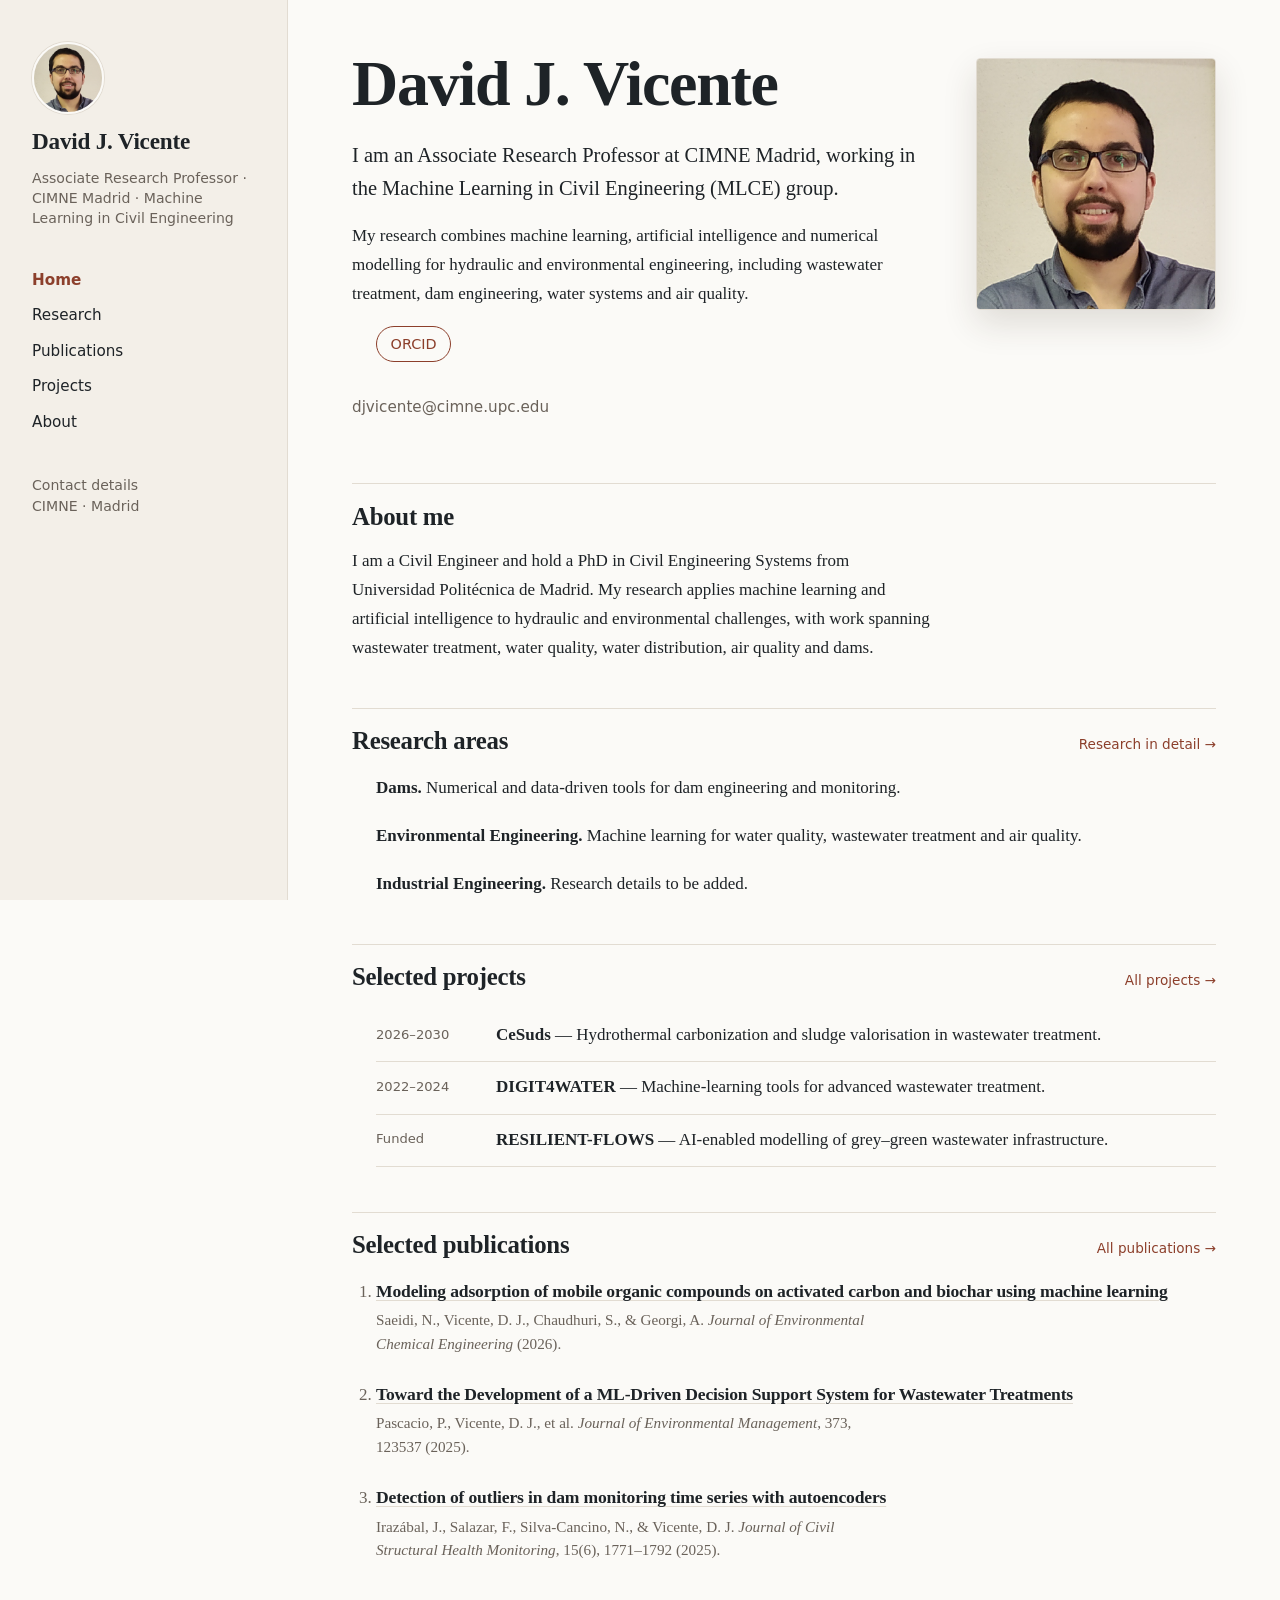
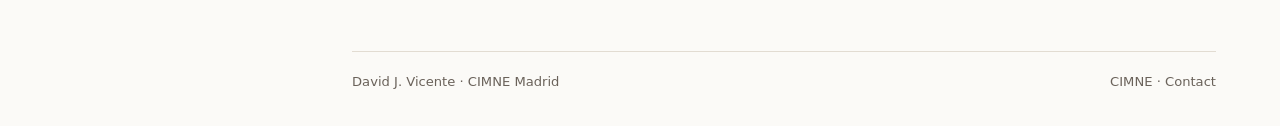
<file: index.html>
<!DOCTYPE html>
<html lang="en">
  <head>
    <meta charset="UTF-8">
    <meta name="viewport" content="width=device-width, initial-scale=1">
    <meta name="description" content="David J. Vicente, Associate Research Professor at CIMNE Madrid. Research in machine learning, hydraulic engineering and environmental applications.">
    <meta name="theme-color" content="#fbfaf7" media="(prefers-color-scheme: light)">
    <meta name="theme-color" content="#171a1c" media="(prefers-color-scheme: dark)">
    <title>David J. Vicente</title>
    <link rel="icon" href="assets/favicon.svg" type="image/svg+xml">
    <link rel="stylesheet" href="styles.css">
  </head>
  <body>
    <a class="skip-link" href="#main-content">Skip to content</a>
    <div class="shell">
      <header class="site-header">
        <a class="identity" href="index.html" aria-label="David J. Vicente — home">
          <img class="avatar" src="assets/images/david-j-vicente.png" alt="" width="125" height="125">
          <span class="name">David J. Vicente</span>
        </a>
        <p class="role">Associate Research Professor · CIMNE Madrid · Machine Learning in Civil Engineering</p>
        <nav aria-label="Main navigation">
          <ul class="nav">
            <li><a href="index.html" aria-current="page">Home</a></li>
            <li><a href="research.html">Research</a></li>
            <li><a href="publications.html">Publications</a></li>
            <li><a href="projects.html">Projects</a></li>
            <li><a href="about.html">About</a></li>
          </ul>
        </nav>
        <p class="contact">
          <a href="about.html#contact">Contact details</a>
          <span>CIMNE · Madrid</span>
        </p>
      </header>

      <div class="page">
        <main id="main-content" class="content" tabindex="-1">
          <section class="hero">
            <div>
              <h1 class="hero-name">David J. Vicente</h1>
              <p class="lede">I am an Associate Research Professor at CIMNE Madrid, working in the Machine Learning in Civil Engineering (MLCE) group.</p>
              <p>My research combines machine learning, artificial intelligence and numerical modelling for hydraulic and environmental engineering, including wastewater treatment, dam engineering, water systems and air quality.</p>
              <ul class="profiles" aria-label="Academic profiles">
                <li><a href="https://orcid.org/0000-0003-4469-4326" target="_blank" rel="noopener noreferrer">ORCID</a></li>
              </ul>
              <p class="email"><a href="mailto:djvicente@cimne.upc.edu">djvicente@cimne.upc.edu</a></p>
            </div>
            <figure class="home-photo">
              <img class="profile-portrait" src="assets/images/david-j-vicente.png" alt="David J. Vicente" width="768" height="768">
            </figure>
          </section>

          <section>
            <h2>About me</h2>
            <p>I am a Civil Engineer and hold a PhD in Civil Engineering Systems from Universidad Politécnica de Madrid. My research applies machine learning and artificial intelligence to hydraulic and environmental challenges, with work spanning wastewater treatment, water quality, water distribution, air quality and dams.</p>
          </section>

          <section>
            <div class="section-head">
              <h2>Research areas</h2>
              <a href="research.html">Research in detail →</a>
            </div>
            <ul class="plain-list">
              <li><strong>Dams.</strong> Numerical and data-driven tools for dam engineering and monitoring.</li>
              <li><strong>Environmental Engineering.</strong> Machine learning for water quality, wastewater treatment and air quality.</li>
              <li><strong>Industrial Engineering.</strong> Research details to be added.</li>
            </ul>
          </section>

          <section>
            <div class="section-head">
              <h2>Selected projects</h2>
              <a href="projects.html">All projects →</a>
            </div>
            <ul class="link-list">
              <li><span class="when">2026–2030</span><div><a href="projects.html#cesuds">CeSuds</a> — Hydrothermal carbonization and sludge valorisation in wastewater treatment.</div></li>
              <li><span class="when">2022–2024</span><div><a href="projects.html#digit4water">DIGIT4WATER</a> — Machine-learning tools for advanced wastewater treatment.</div></li>
              <li><span class="when">Funded</span><div><a href="projects.html#resilient-flows">RESILIENT-FLOWS</a> — AI-enabled modelling of grey–green wastewater infrastructure.</div></li>
            </ul>
          </section>

          <section>
            <div class="section-head">
              <h2>Selected publications</h2>
              <a href="publications.html">All publications →</a>
            </div>
            <ol class="publications-list">
              <li>
                <h3><a href="https://doi.org/10.1016/j.jece.2026.123911">Modeling adsorption of mobile organic compounds on activated carbon and biochar using machine learning</a></h3>
                <p>Saeidi, N., Vicente, D. J., Chaudhuri, S., &amp; Georgi, A. <cite>Journal of Environmental Chemical Engineering</cite> (2026).</p>
              </li>
              <li>
                <h3><a href="https://doi.org/10.1016/j.jenvman.2024.123537">Toward the Development of a ML-Driven Decision Support System for Wastewater Treatments</a></h3>
                <p>Pascacio, P., Vicente, D. J., et al. <cite>Journal of Environmental Management</cite>, 373, 123537 (2025).</p>
              </li>
              <li>
                <h3><a href="https://doi.org/10.1007/s13349-025-00910-4">Detection of outliers in dam monitoring time series with autoencoders</a></h3>
                <p>Irazábal, J., Salazar, F., Silva-Cancino, N., &amp; Vicente, D. J. <cite>Journal of Civil Structural Health Monitoring</cite>, 15(6), 1771–1792 (2025).</p>
              </li>
            </ol>
          </section>
        </main>

        <footer class="site-footer">
          <p>David J. Vicente · CIMNE Madrid</p>
          <p><a href="https://cimne.com/" target="_blank" rel="noopener noreferrer">CIMNE</a> · <a href="about.html#contact">Contact</a></p>
        </footer>
      </div>
    </div>
  </body>
</html>
</file>
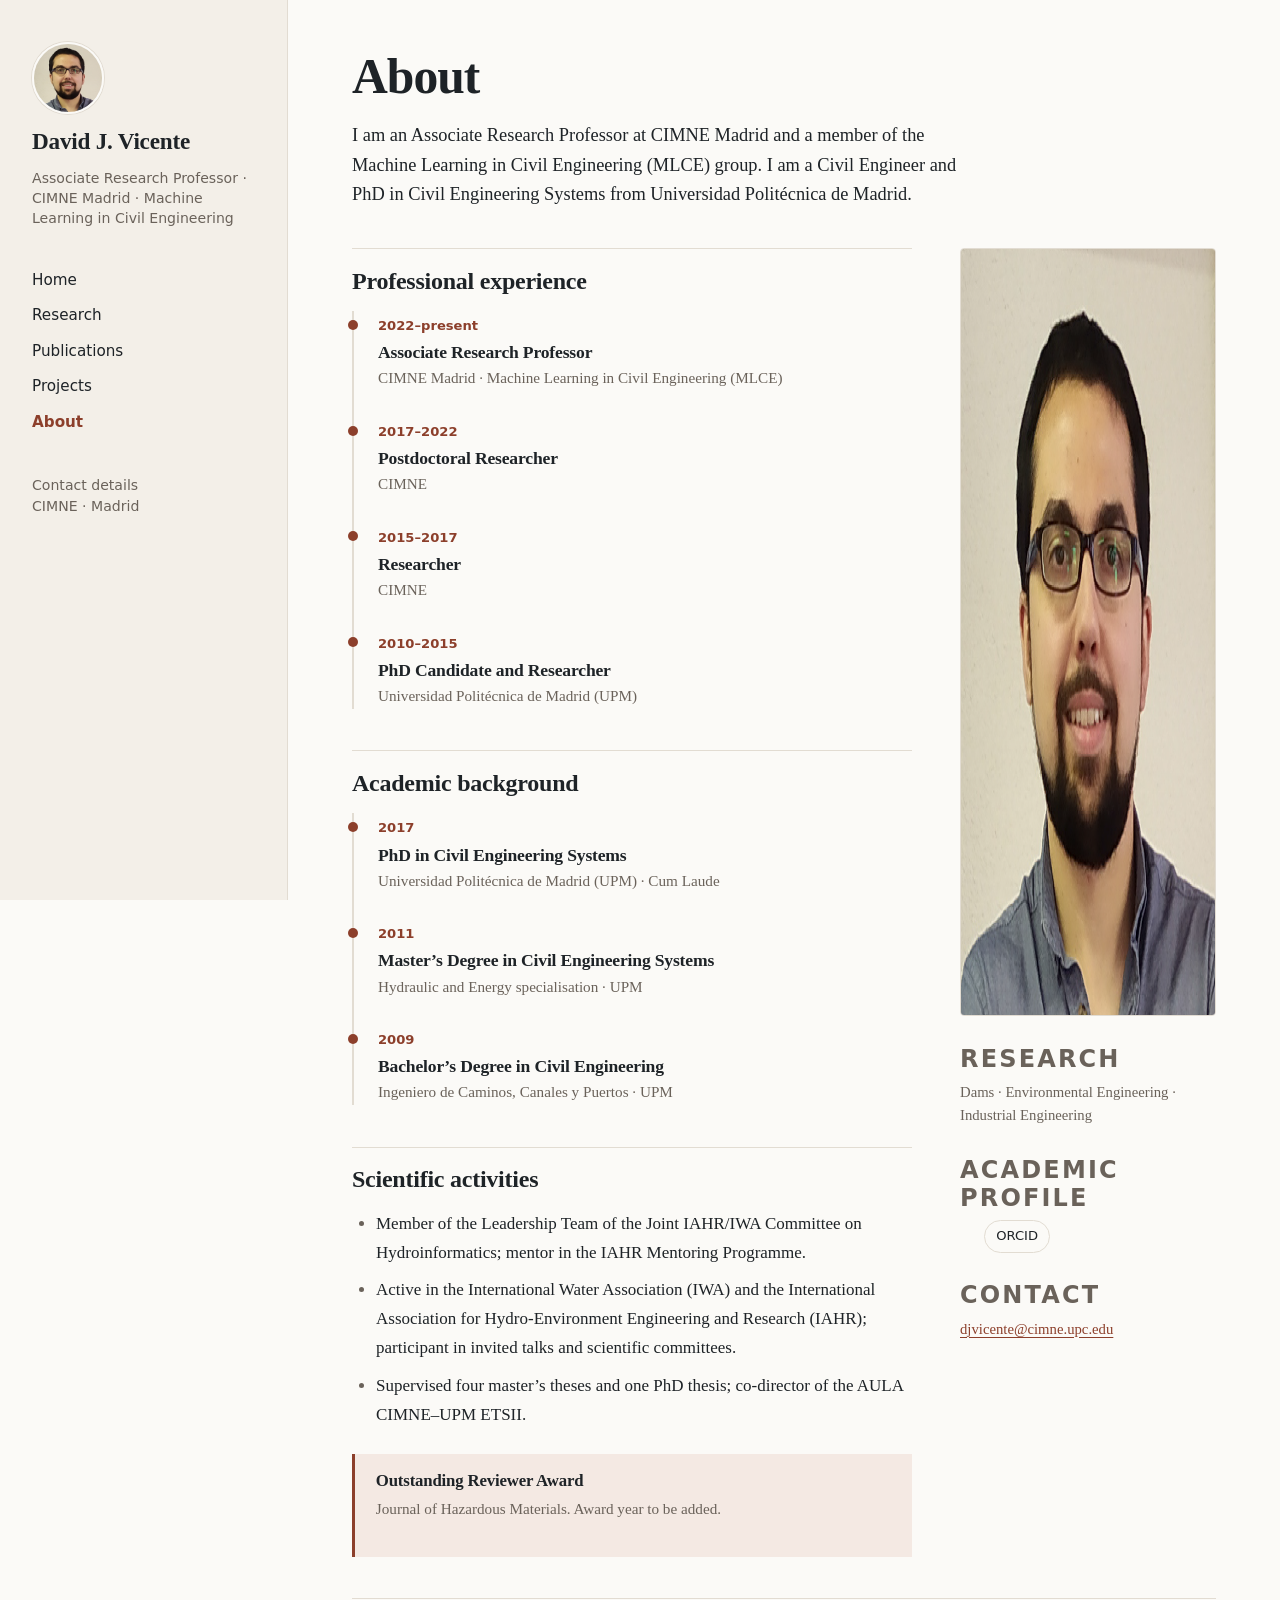
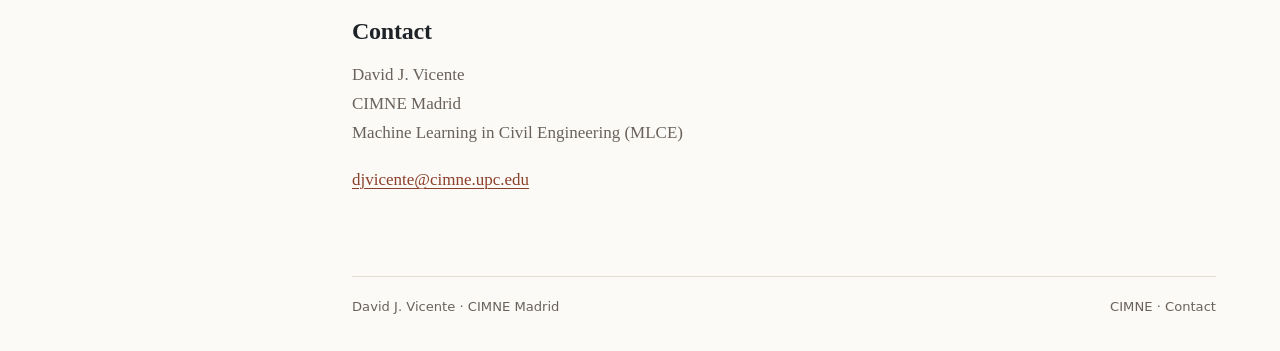
<file: about.html>
<!DOCTYPE html>
<html lang="en">
  <head>
    <meta charset="UTF-8">
    <meta name="viewport" content="width=device-width, initial-scale=1">
    <meta name="description" content="Academic background, professional experience and contact information for David J. Vicente.">
    <meta name="theme-color" content="#fbfaf7" media="(prefers-color-scheme: light)">
    <meta name="theme-color" content="#171a1c" media="(prefers-color-scheme: dark)">
    <title>About | David J. Vicente</title>
    <link rel="icon" href="assets/favicon.svg" type="image/svg+xml">
    <link rel="stylesheet" href="styles.css">
  </head>
  <body>
    <a class="skip-link" href="#main-content">Skip to content</a>
    <div class="shell">
      <header class="site-header">
        <a class="identity" href="index.html" aria-label="David J. Vicente — home">
          <img class="avatar" src="assets/images/david-j-vicente.png" alt="" width="125" height="125">
          <span class="name">David J. Vicente</span>
        </a>
        <p class="role">Associate Research Professor · CIMNE Madrid · Machine Learning in Civil Engineering</p>
        <nav aria-label="Main navigation">
          <ul class="nav">
            <li><a href="index.html">Home</a></li>
            <li><a href="research.html">Research</a></li>
            <li><a href="publications.html">Publications</a></li>
            <li><a href="projects.html">Projects</a></li>
            <li><a href="about.html" aria-current="page">About</a></li>
          </ul>
        </nav>
        <p class="contact"><a href="#contact">Contact details</a><span>CIMNE · Madrid</span></p>
      </header>

      <div class="page">
        <main id="main-content" class="content" tabindex="-1">
          <header class="page-intro">
            <h1 class="page-title">About</h1>
            <p class="intro">I am an Associate Research Professor at CIMNE Madrid and a member of the Machine Learning in Civil Engineering (MLCE) group. I am a Civil Engineer and PhD in Civil Engineering Systems from Universidad Politécnica de Madrid.</p>
          </header>

          <div class="about-layout">
            <div class="about-main">
              <section>
                <h2>Professional experience</h2>
                <ol class="timeline">
                  <li>
                    <span class="when">2022–present</span>
                    <h3>Associate Research Professor</h3>
                    <p>CIMNE Madrid · Machine Learning in Civil Engineering (MLCE)</p>
                  </li>
                  <li>
                    <span class="when">2017–2022</span>
                    <h3>Postdoctoral Researcher</h3>
                    <p>CIMNE</p>
                  </li>
                  <li>
                    <span class="when">2015–2017</span>
                    <h3>Researcher</h3>
                    <p>CIMNE</p>
                  </li>
                  <li>
                    <span class="when">2010–2015</span>
                    <h3>PhD Candidate and Researcher</h3>
                    <p>Universidad Politécnica de Madrid (UPM)</p>
                  </li>
                </ol>
              </section>

              <section>
                <h2>Academic background</h2>
                <ol class="timeline">
                  <li>
                    <span class="when">2017</span>
                    <h3>PhD in Civil Engineering Systems</h3>
                    <p>Universidad Politécnica de Madrid (UPM) · Cum Laude</p>
                  </li>
                  <li>
                    <span class="when">2011</span>
                    <h3>Master’s Degree in Civil Engineering Systems</h3>
                    <p>Hydraulic and Energy specialisation · UPM</p>
                  </li>
                  <li>
                    <span class="when">2009</span>
                    <h3>Bachelor’s Degree in Civil Engineering</h3>
                    <p>Ingeniero de Caminos, Canales y Puertos · UPM</p>
                  </li>
                </ol>
              </section>

              <section>
                <h2>Scientific activities</h2>
                <ul>
                  <li>Member of the Leadership Team of the Joint IAHR/IWA Committee on Hydroinformatics; mentor in the IAHR Mentoring Programme.</li>
                  <li>Active in the International Water Association (IWA) and the International Association for Hydro-Environment Engineering and Research (IAHR); participant in invited talks and scientific committees.</li>
                  <li>Supervised four master’s theses and one PhD thesis; co-director of the AULA CIMNE–UPM ETSII.</li>
                </ul>
                <div class="award">
                  <h3>Outstanding Reviewer Award</h3>
                  <p>Journal of Hazardous Materials. Award year to be added.</p>
                </div>
              </section>
            </div>

            <aside class="about-side">
              <img class="about-photo" src="assets/images/david-j-vicente.png" alt="David J. Vicente" width="768" height="768">
              <h2 class="side-title">Research</h2>
              <p>Dams · Environmental Engineering · Industrial Engineering</p>
              <h2 class="side-title">Academic profile</h2>
              <ul class="profile-links">
                <li><a href="https://orcid.org/0000-0003-4469-4326" target="_blank" rel="noopener noreferrer">ORCID</a></li>
              </ul>
              <h2 class="side-title">Contact</h2>
              <p><a href="mailto:djvicente@cimne.upc.edu">djvicente@cimne.upc.edu</a></p>
            </aside>
          </div>

          <section id="contact" class="contact-section">
            <h2>Contact</h2>
            <p>David J. Vicente<br>CIMNE Madrid<br>Machine Learning in Civil Engineering (MLCE)</p>
            <p><a href="mailto:djvicente@cimne.upc.edu">djvicente@cimne.upc.edu</a></p>
          </section>
        </main>

        <footer class="site-footer">
          <p>David J. Vicente · CIMNE Madrid</p>
          <p><a href="https://cimne.com/" target="_blank" rel="noopener noreferrer">CIMNE</a> · <a href="#contact">Contact</a></p>
        </footer>
      </div>
    </div>
  </body>
</html>
</file>
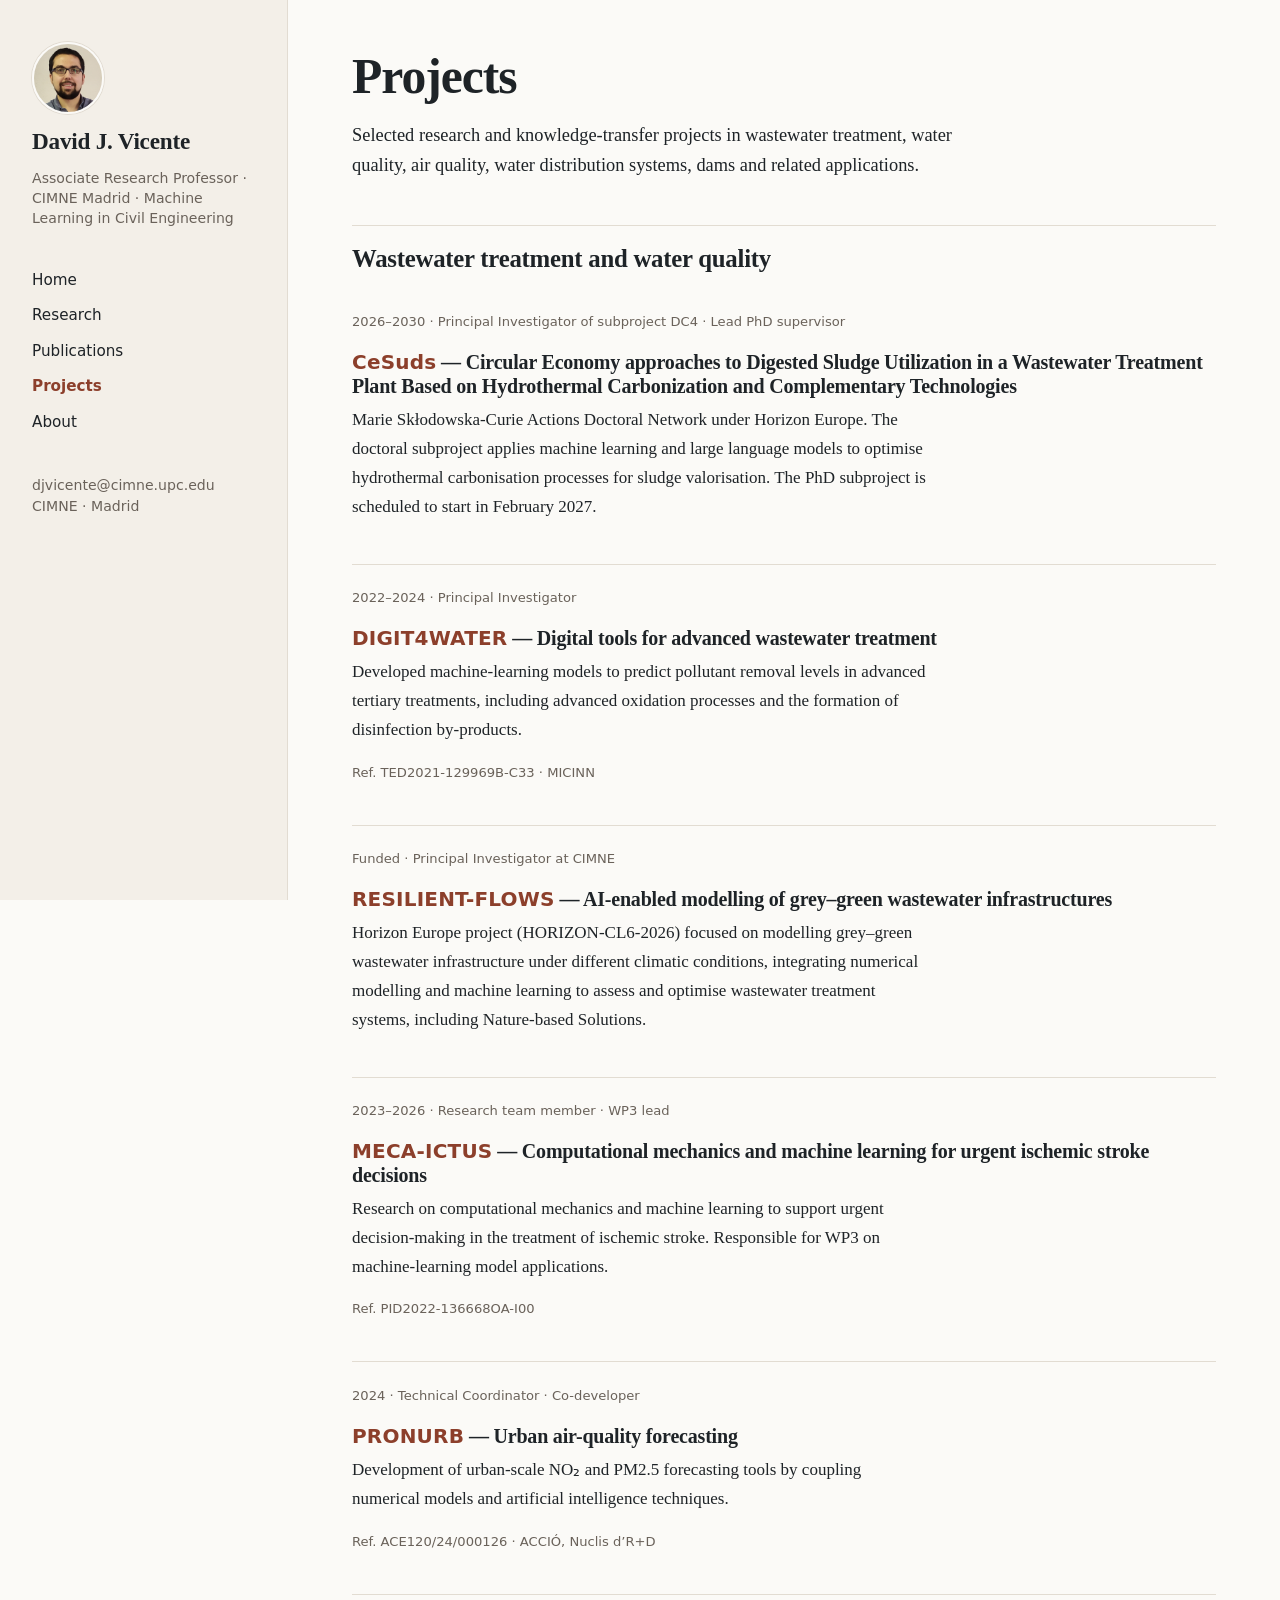
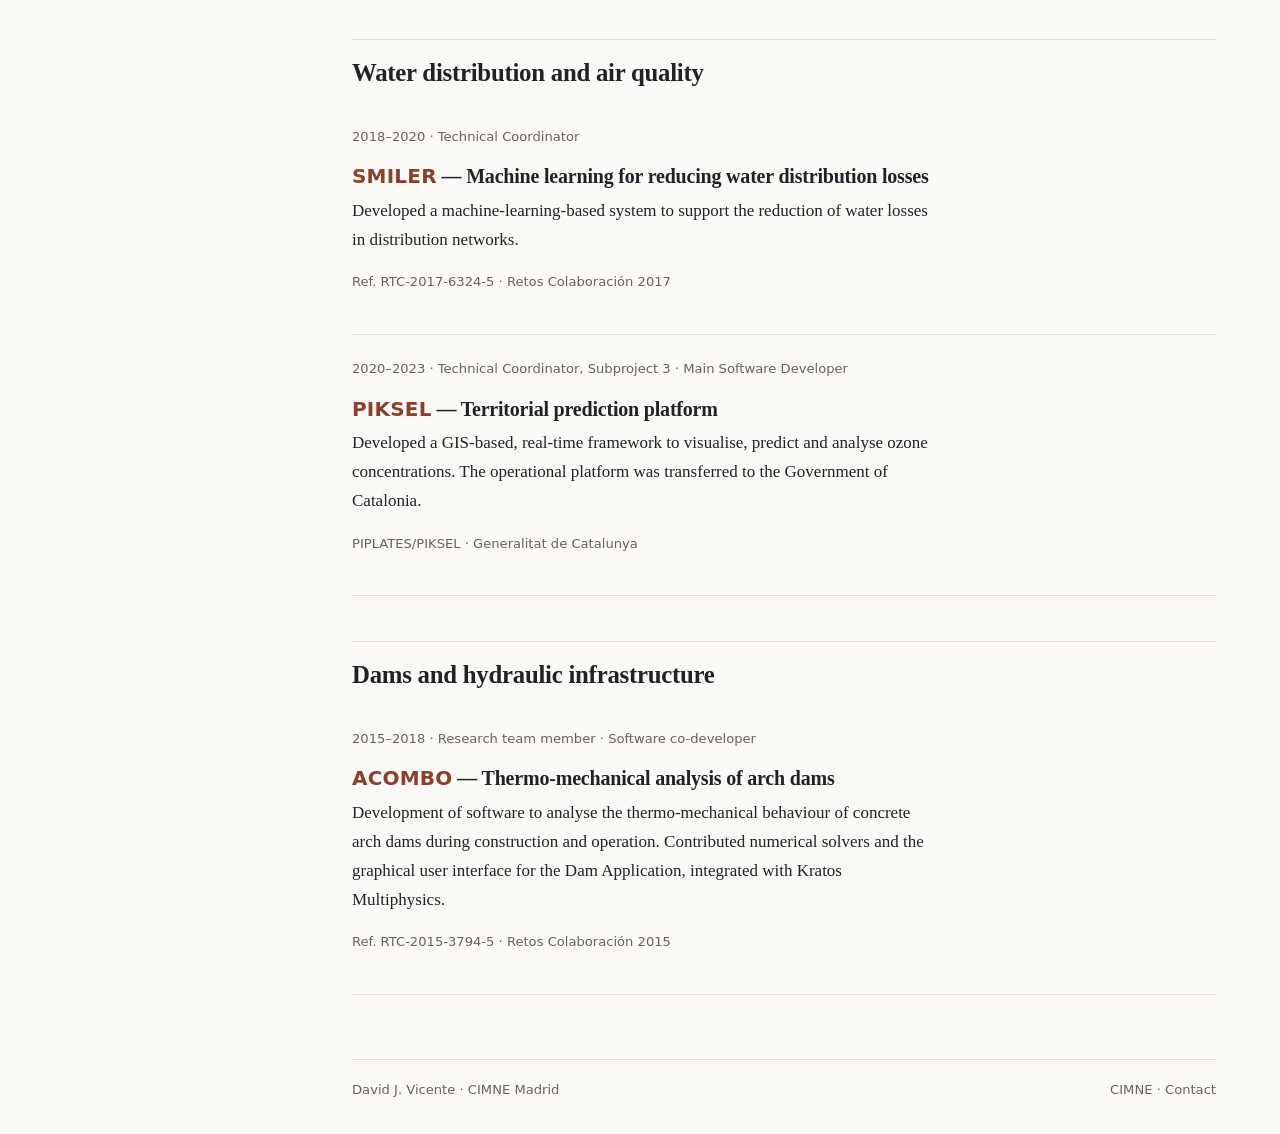
<file: projects.html>
<!DOCTYPE html>
<html lang="en">
  <head>
    <meta charset="UTF-8">
    <meta name="viewport" content="width=device-width, initial-scale=1">
    <meta name="description" content="Research projects of David J. Vicente.">
    <meta name="theme-color" content="#fbfaf7" media="(prefers-color-scheme: light)">
    <meta name="theme-color" content="#171a1c" media="(prefers-color-scheme: dark)">
    <title>Projects | David J. Vicente</title>
    <link rel="icon" href="assets/favicon.svg" type="image/svg+xml">
    <link rel="stylesheet" href="styles.css">
  </head>
  <body>
    <a class="skip-link" href="#main-content">Skip to content</a>
    <div class="shell">
      <header class="site-header">
        <a class="identity" href="index.html" aria-label="David J. Vicente — home">
          <img class="avatar" src="assets/images/david-j-vicente.png" alt="" width="125" height="125">
          <span class="name">David J. Vicente</span>
        </a>
        <p class="role">Associate Research Professor · CIMNE Madrid · Machine Learning in Civil Engineering</p>
        <nav aria-label="Main navigation">
          <ul class="nav">
            <li><a href="index.html">Home</a></li>
            <li><a href="research.html">Research</a></li>
            <li><a href="publications.html">Publications</a></li>
            <li><a href="projects.html" aria-current="page">Projects</a></li>
            <li><a href="about.html">About</a></li>
          </ul>
        </nav>
        <p class="contact"><a href="mailto:djvicente@cimne.upc.edu">djvicente@cimne.upc.edu</a><span>CIMNE · Madrid</span></p>
      </header>

      <div class="page">
        <main id="main-content" class="content" tabindex="-1">
          <header class="page-intro">
            <h1 class="page-title">Projects</h1>
            <p class="intro">Selected research and knowledge-transfer projects in wastewater treatment, water quality, air quality, water distribution systems, dams and related applications.</p>
          </header>
          <section class="group">
            <h2>Wastewater treatment and water quality</h2>
            <article class="entry" id="cesuds">
              <p class="entry-meta">2026–2030 · Principal Investigator of subproject DC4 · Lead PhD supervisor</p>
              <h3><span class="acronym">CeSuds</span> — Circular Economy approaches to Digested Sludge Utilization in a Wastewater Treatment Plant Based on Hydrothermal Carbonization and Complementary Technologies</h3>
              <p>Marie Skłodowska-Curie Actions Doctoral Network under Horizon Europe. The doctoral subproject applies machine learning and large language models to optimise hydrothermal carbonisation processes for sludge valorisation. The PhD subproject is scheduled to start in February 2027.</p>
            </article>
            <article class="entry" id="digit4water">
              <p class="entry-meta">2022–2024 · Principal Investigator</p>
              <h3><span class="acronym">DIGIT4WATER</span> — Digital tools for advanced wastewater treatment</h3>
              <p>Developed machine-learning models to predict pollutant removal levels in advanced tertiary treatments, including advanced oxidation processes and the formation of disinfection by-products.</p>
              <p class="entry-foot">Ref. TED2021-129969B-C33 · MICINN</p>
            </article>
            <article class="entry" id="resilient-flows">
              <p class="entry-meta">Funded · Principal Investigator at CIMNE</p>
              <h3><span class="acronym">RESILIENT-FLOWS</span> — AI-enabled modelling of grey–green wastewater infrastructures</h3>
              <p>Horizon Europe project (HORIZON-CL6-2026) focused on modelling grey–green wastewater infrastructure under different climatic conditions, integrating numerical modelling and machine learning to assess and optimise wastewater treatment systems, including Nature-based Solutions.</p>
            </article>
            <article class="entry" id="meca-ictus">
              <p class="entry-meta">2023–2026 · Research team member · WP3 lead</p>
              <h3><span class="acronym">MECA-ICTUS</span> — Computational mechanics and machine learning for urgent ischemic stroke decisions</h3>
              <p>Research on computational mechanics and machine learning to support urgent decision-making in the treatment of ischemic stroke. Responsible for WP3 on machine-learning model applications.</p>
              <p class="entry-foot">Ref. PID2022-136668OA-I00</p>
            </article>
            <article class="entry" id="pronurb">
              <p class="entry-meta">2024 · Technical Coordinator · Co-developer</p>
              <h3><span class="acronym">PRONURB</span> — Urban air-quality forecasting</h3>
              <p>Development of urban-scale NO₂ and PM2.5 forecasting tools by coupling numerical models and artificial intelligence techniques.</p>
              <p class="entry-foot">Ref. ACE120/24/000126 · ACCIÓ, Nuclis d’R+D</p>
            </article>
          </section>

          <section class="group">
            <h2>Water distribution and air quality</h2>
            <article class="entry" id="smiler">
              <p class="entry-meta">2018–2020 · Technical Coordinator</p>
              <h3><span class="acronym">SMILER</span> — Machine learning for reducing water distribution losses</h3>
              <p>Developed a machine-learning-based system to support the reduction of water losses in distribution networks.</p>
              <p class="entry-foot">Ref. RTC-2017-6324-5 · Retos Colaboración 2017</p>
            </article>
            <article class="entry" id="piksel">
              <p class="entry-meta">2020–2023 · Technical Coordinator, Subproject 3 · Main Software Developer</p>
              <h3><span class="acronym">PIKSEL</span> — Territorial prediction platform</h3>
              <p>Developed a GIS-based, real-time framework to visualise, predict and analyse ozone concentrations. The operational platform was transferred to the Government of Catalonia.</p>
              <p class="entry-foot">PIPLATES/PIKSEL · Generalitat de Catalunya</p>
            </article>
          </section>

          <section class="group">
            <h2>Dams and hydraulic infrastructure</h2>
            <article class="entry" id="acombo">
              <p class="entry-meta">2015–2018 · Research team member · Software co-developer</p>
              <h3><span class="acronym">ACOMBO</span> — Thermo-mechanical analysis of arch dams</h3>
              <p>Development of software to analyse the thermo-mechanical behaviour of concrete arch dams during construction and operation. Contributed numerical solvers and the graphical user interface for the Dam Application, integrated with Kratos Multiphysics.</p>
              <p class="entry-foot">Ref. RTC-2015-3794-5 · Retos Colaboración 2015</p>
            </article>
          </section>
        </main>

        <footer class="site-footer">
          <p>David J. Vicente · CIMNE Madrid</p>
          <p><a href="https://cimne.com/" target="_blank" rel="noopener noreferrer">CIMNE</a> · <a href="about.html#contact">Contact</a></p>
        </footer>
      </div>
    </div>
  </body>
</html>
</file>
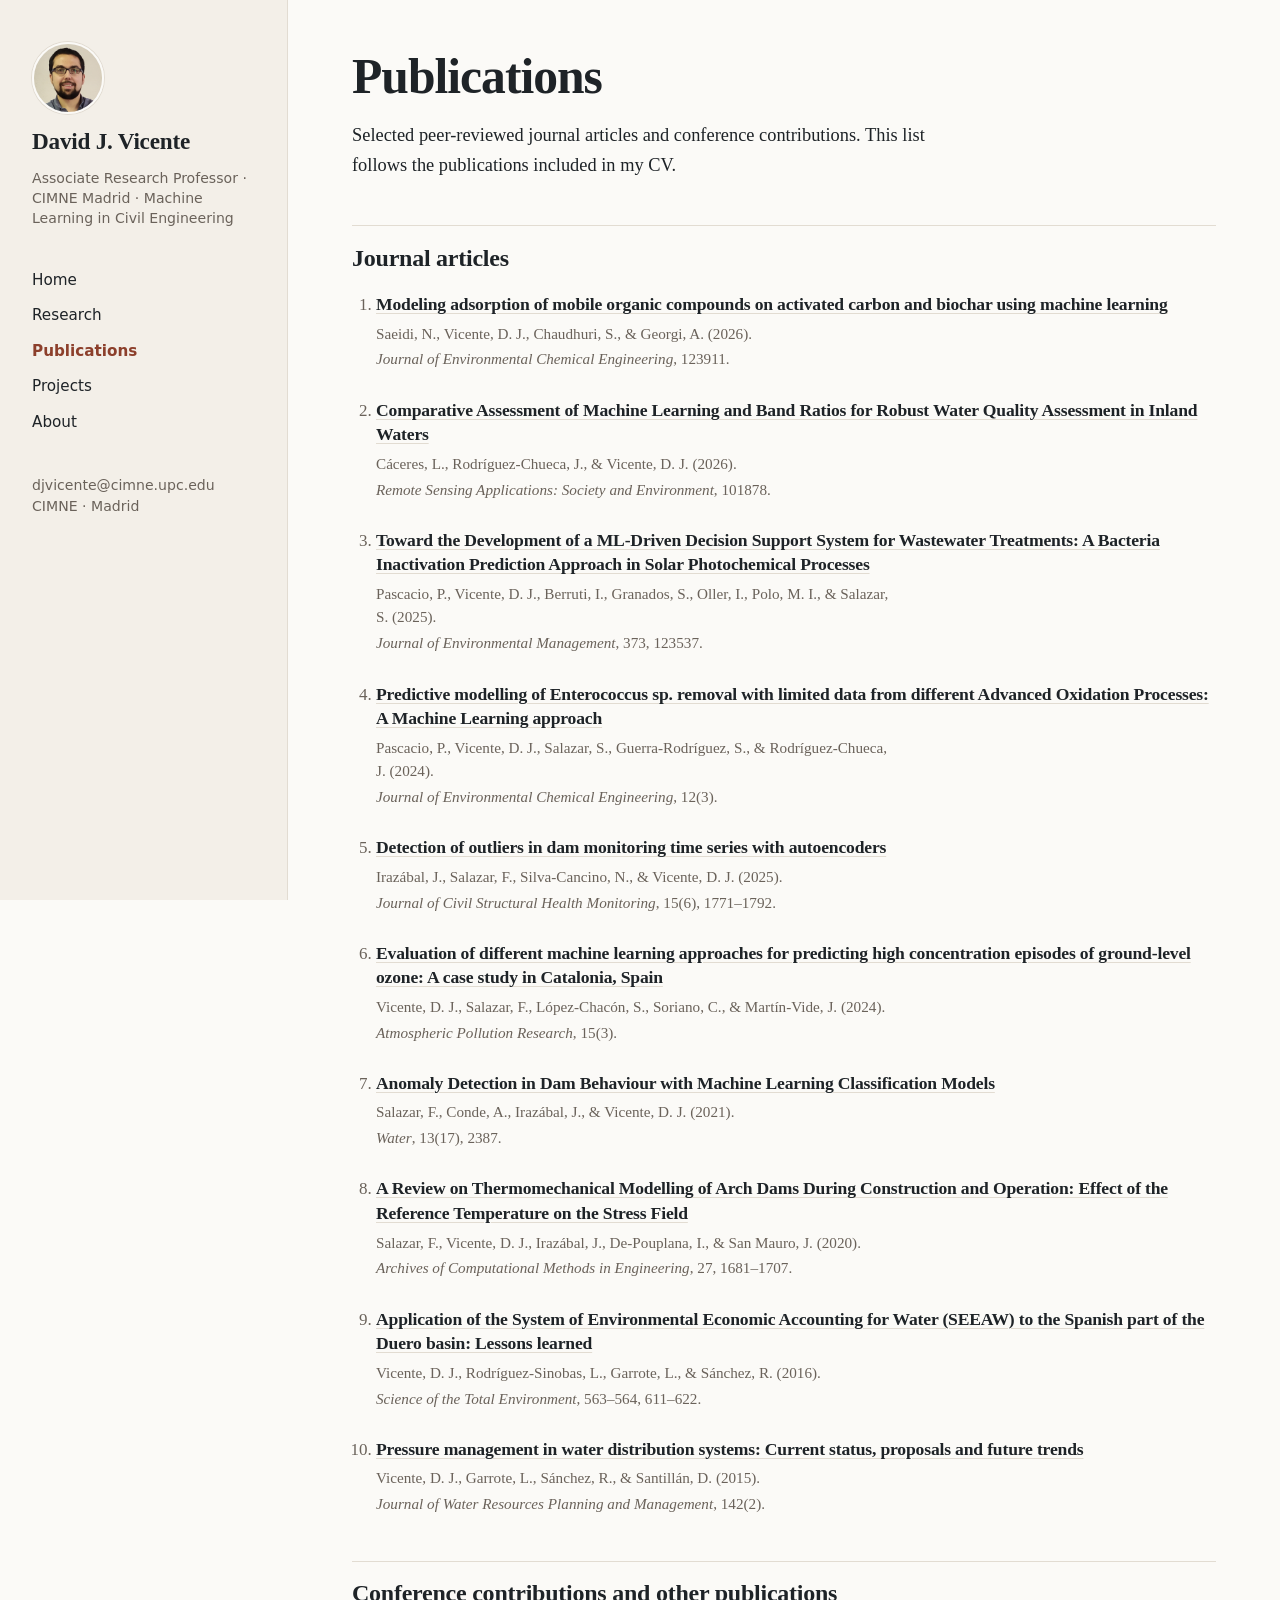
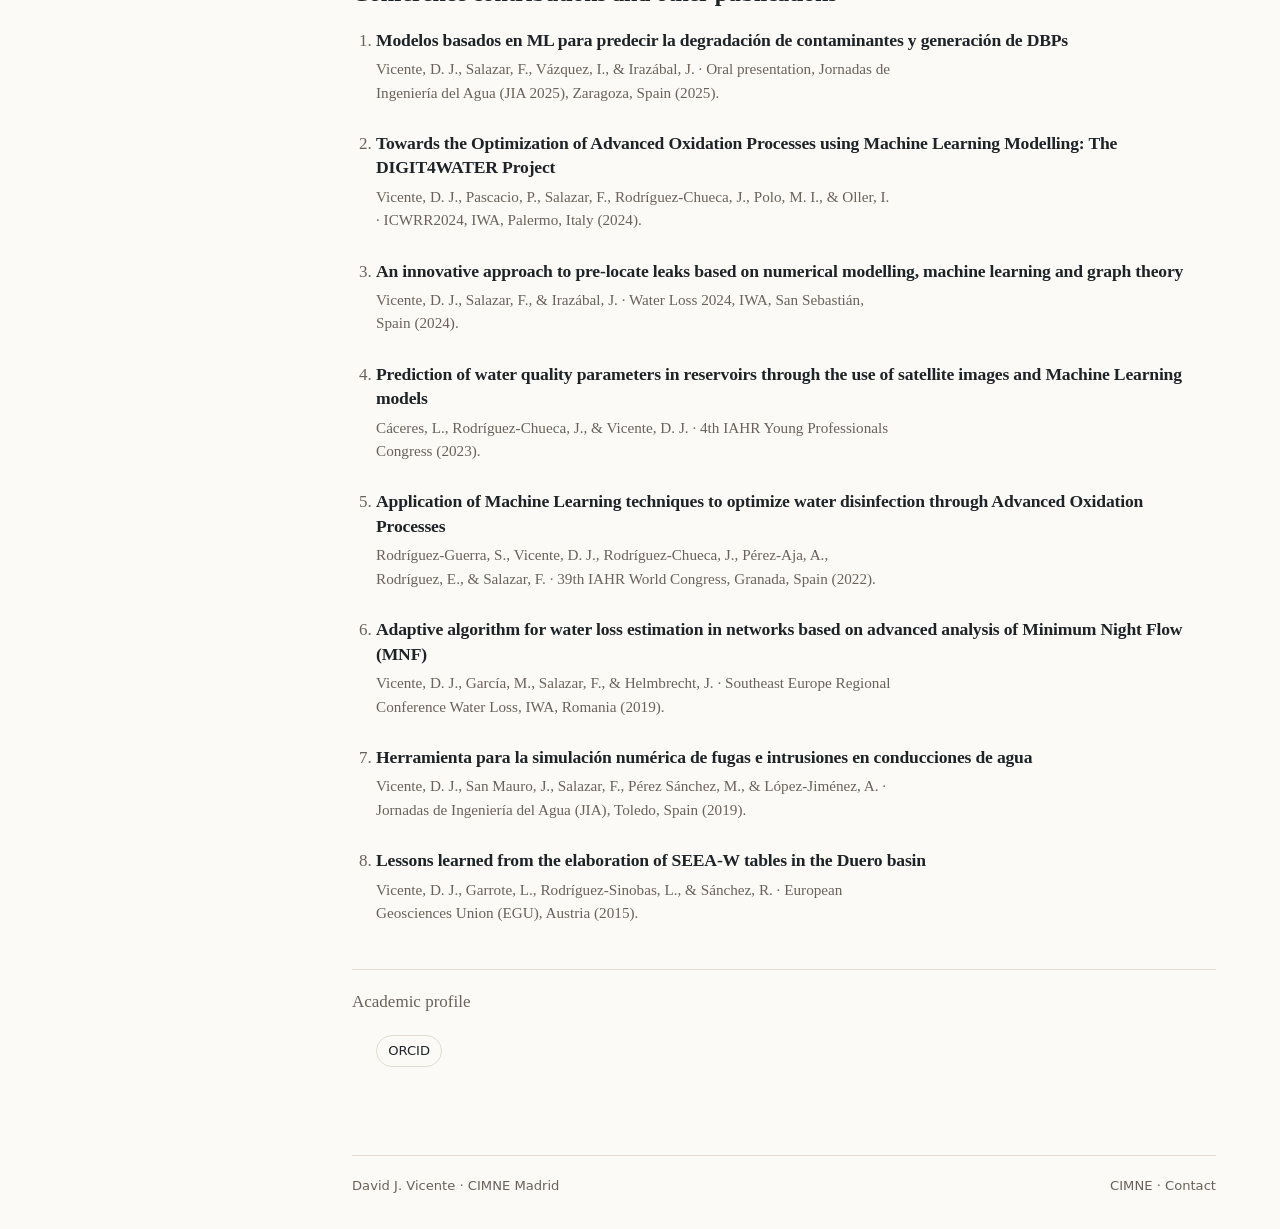
<file: publications.html>
<!DOCTYPE html>
<html lang="en">
  <head>
    <meta charset="UTF-8">
    <meta name="viewport" content="width=device-width, initial-scale=1">
    <meta name="description" content="Publications by David J. Vicente.">
    <meta name="theme-color" content="#fbfaf7" media="(prefers-color-scheme: light)">
    <meta name="theme-color" content="#171a1c" media="(prefers-color-scheme: dark)">
    <title>Publications | David J. Vicente</title>
    <link rel="icon" href="assets/favicon.svg" type="image/svg+xml">
    <link rel="stylesheet" href="styles.css">
  </head>
  <body>
    <a class="skip-link" href="#main-content">Skip to content</a>
    <div class="shell">
      <header class="site-header">
        <a class="identity" href="index.html" aria-label="David J. Vicente — home">
          <img class="avatar" src="assets/images/david-j-vicente.png" alt="" width="125" height="125">
          <span class="name">David J. Vicente</span>
        </a>
        <p class="role">Associate Research Professor · CIMNE Madrid · Machine Learning in Civil Engineering</p>
        <nav aria-label="Main navigation">
          <ul class="nav">
            <li><a href="index.html">Home</a></li>
            <li><a href="research.html">Research</a></li>
            <li><a href="publications.html" aria-current="page">Publications</a></li>
            <li><a href="projects.html">Projects</a></li>
            <li><a href="about.html">About</a></li>
          </ul>
        </nav>
        <p class="contact"><a href="mailto:djvicente@cimne.upc.edu">djvicente@cimne.upc.edu</a><span>CIMNE · Madrid</span></p>
      </header>

      <div class="page">
        <main id="main-content" class="content" tabindex="-1">
          <header class="page-intro">
            <h1 class="page-title">Publications</h1>
            <p class="intro">Selected peer-reviewed journal articles and conference contributions. This list follows the publications included in my CV.</p>
          </header>
          <section class="pub-section" aria-labelledby="journal-articles">
            <h2 id="journal-articles">Journal articles</h2>
            <ol class="publications-list">
              <li>
                <h3><a href="https://doi.org/10.1016/j.jece.2026.123911">Modeling adsorption of mobile organic compounds on activated carbon and biochar using machine learning</a></h3>
                <p>Saeidi, N., Vicente, D. J., Chaudhuri, S., &amp; Georgi, A. (2026).</p>
                <p><cite>Journal of Environmental Chemical Engineering</cite>, 123911.</p>
              </li>
              <li>
                <h3><a href="https://doi.org/10.1016/j.rsase.2026.101878">Comparative Assessment of Machine Learning and Band Ratios for Robust Water Quality Assessment in Inland Waters</a></h3>
                <p>Cáceres, L., Rodríguez-Chueca, J., &amp; Vicente, D. J. (2026).</p>
                <p><cite>Remote Sensing Applications: Society and Environment</cite>, 101878.</p>
              </li>
              <li>
                <h3><a href="https://doi.org/10.1016/j.jenvman.2024.123537">Toward the Development of a ML-Driven Decision Support System for Wastewater Treatments: A Bacteria Inactivation Prediction Approach in Solar Photochemical Processes</a></h3>
                <p>Pascacio, P., Vicente, D. J., Berruti, I., Granados, S., Oller, I., Polo, M. I., &amp; Salazar, S. (2025).</p>
                <p><cite>Journal of Environmental Management</cite>, 373, 123537.</p>
              </li>
              <li>
                <h3><a href="https://doi.org/10.1016/j.jece.2024.112530">Predictive modelling of Enterococcus sp. removal with limited data from different Advanced Oxidation Processes: A Machine Learning approach</a></h3>
                <p>Pascacio, P., Vicente, D. J., Salazar, S., Guerra-Rodríguez, S., &amp; Rodríguez-Chueca, J. (2024).</p>
                <p><cite>Journal of Environmental Chemical Engineering</cite>, 12(3).</p>
              </li>
              <li>
                <h3><a href="https://doi.org/10.1007/s13349-025-00910-4">Detection of outliers in dam monitoring time series with autoencoders</a></h3>
                <p>Irazábal, J., Salazar, F., Silva-Cancino, N., &amp; Vicente, D. J. (2025).</p>
                <p><cite>Journal of Civil Structural Health Monitoring</cite>, 15(6), 1771–1792.</p>
              </li>
              <li>
                <h3><a href="https://doi.org/10.1016/j.apr.2023.101999">Evaluation of different machine learning approaches for predicting high concentration episodes of ground-level ozone: A case study in Catalonia, Spain</a></h3>
                <p>Vicente, D. J., Salazar, F., López-Chacón, S., Soriano, C., &amp; Martín-Vide, J. (2024).</p>
                <p><cite>Atmospheric Pollution Research</cite>, 15(3).</p>
              </li>
              <li>
                <h3><a href="https://doi.org/10.3390/w13172387">Anomaly Detection in Dam Behaviour with Machine Learning Classification Models</a></h3>
                <p>Salazar, F., Conde, A., Irazábal, J., &amp; Vicente, D. J. (2021).</p>
                <p><cite>Water</cite>, 13(17), 2387.</p>
              </li>
              <li>
                <h3><a href="https://doi.org/10.1007/s11831-020-09439-9">A Review on Thermomechanical Modelling of Arch Dams During Construction and Operation: Effect of the Reference Temperature on the Stress Field</a></h3>
                <p>Salazar, F., Vicente, D. J., Irazábal, J., De-Pouplana, I., &amp; San Mauro, J. (2020).</p>
                <p><cite>Archives of Computational Methods in Engineering</cite>, 27, 1681–1707.</p>
              </li>
              <li>
                <h3><a href="https://doi.org/10.1016/j.scitotenv.2016.04.078">Application of the System of Environmental Economic Accounting for Water (SEEAW) to the Spanish part of the Duero basin: Lessons learned</a></h3>
                <p>Vicente, D. J., Rodríguez-Sinobas, L., Garrote, L., &amp; Sánchez, R. (2016).</p>
                <p><cite>Science of the Total Environment</cite>, 563–564, 611–622.</p>
              </li>
              <li>
                <h3><a href="https://doi.org/10.1061/(ASCE)WR.1943-5452.0000589">Pressure management in water distribution systems: Current status, proposals and future trends</a></h3>
                <p>Vicente, D. J., Garrote, L., Sánchez, R., &amp; Santillán, D. (2015).</p>
                <p><cite>Journal of Water Resources Planning and Management</cite>, 142(2).</p>
              </li>
            </ol>
          </section>
          <section class="pub-section" aria-labelledby="other-publications">
            <h2 id="other-publications">Conference contributions and other publications</h2>
            <ol class="publications-list">
              <li>
                <h3>Modelos basados en ML para predecir la degradación de contaminantes y generación de DBPs</h3>
                <p>Vicente, D. J., Salazar, F., Vázquez, I., &amp; Irazábal, J. · Oral presentation, Jornadas de Ingeniería del Agua (JIA 2025), Zaragoza, Spain (2025).</p>
              </li>
              <li>
                <h3>Towards the Optimization of Advanced Oxidation Processes using Machine Learning Modelling: The DIGIT4WATER Project</h3>
                <p>Vicente, D. J., Pascacio, P., Salazar, F., Rodríguez-Chueca, J., Polo, M. I., &amp; Oller, I. · ICWRR2024, IWA, Palermo, Italy (2024).</p>
              </li>
              <li>
                <h3>An innovative approach to pre-locate leaks based on numerical modelling, machine learning and graph theory</h3>
                <p>Vicente, D. J., Salazar, F., &amp; Irazábal, J. · Water Loss 2024, IWA, San Sebastián, Spain (2024).</p>
              </li>
              <li>
                <h3>Prediction of water quality parameters in reservoirs through the use of satellite images and Machine Learning models</h3>
                <p>Cáceres, L., Rodríguez-Chueca, J., &amp; Vicente, D. J. · 4th IAHR Young Professionals Congress (2023).</p>
              </li>
              <li>
                <h3>Application of Machine Learning techniques to optimize water disinfection through Advanced Oxidation Processes</h3>
                <p>Rodríguez-Guerra, S., Vicente, D. J., Rodríguez-Chueca, J., Pérez-Aja, A., Rodríguez, E., &amp; Salazar, F. · 39th IAHR World Congress, Granada, Spain (2022).</p>
              </li>
              <li>
                <h3>Adaptive algorithm for water loss estimation in networks based on advanced analysis of Minimum Night Flow (MNF)</h3>
                <p>Vicente, D. J., García, M., Salazar, F., &amp; Helmbrecht, J. · Southeast Europe Regional Conference Water Loss, IWA, Romania (2019).</p>
              </li>
              <li>
                <h3>Herramienta para la simulación numérica de fugas e intrusiones en conducciones de agua</h3>
                <p>Vicente, D. J., San Mauro, J., Salazar, F., Pérez Sánchez, M., &amp; López-Jiménez, A. · Jornadas de Ingeniería del Agua (JIA), Toledo, Spain (2019).</p>
              </li>
              <li>
                <h3>Lessons learned from the elaboration of SEEA-W tables in the Duero basin</h3>
                <p>Vicente, D. J., Garrote, L., Rodríguez-Sinobas, L., &amp; Sánchez, R. · European Geosciences Union (EGU), Austria (2015).</p>
              </li>
            </ol>
          </section>
          <section class="publication-profiles">
            <p>Academic profile</p>
            <ul class="profile-links">
              <li><a href="https://orcid.org/0000-0003-4469-4326" target="_blank" rel="noopener noreferrer">ORCID</a></li>
            </ul>
          </section>
        </main>

        <footer class="site-footer">
          <p>David J. Vicente · CIMNE Madrid</p>
          <p><a href="https://cimne.com/" target="_blank" rel="noopener noreferrer">CIMNE</a> · <a href="about.html#contact">Contact</a></p>
        </footer>
      </div>
    </div>
  </body>
</html>
</file>
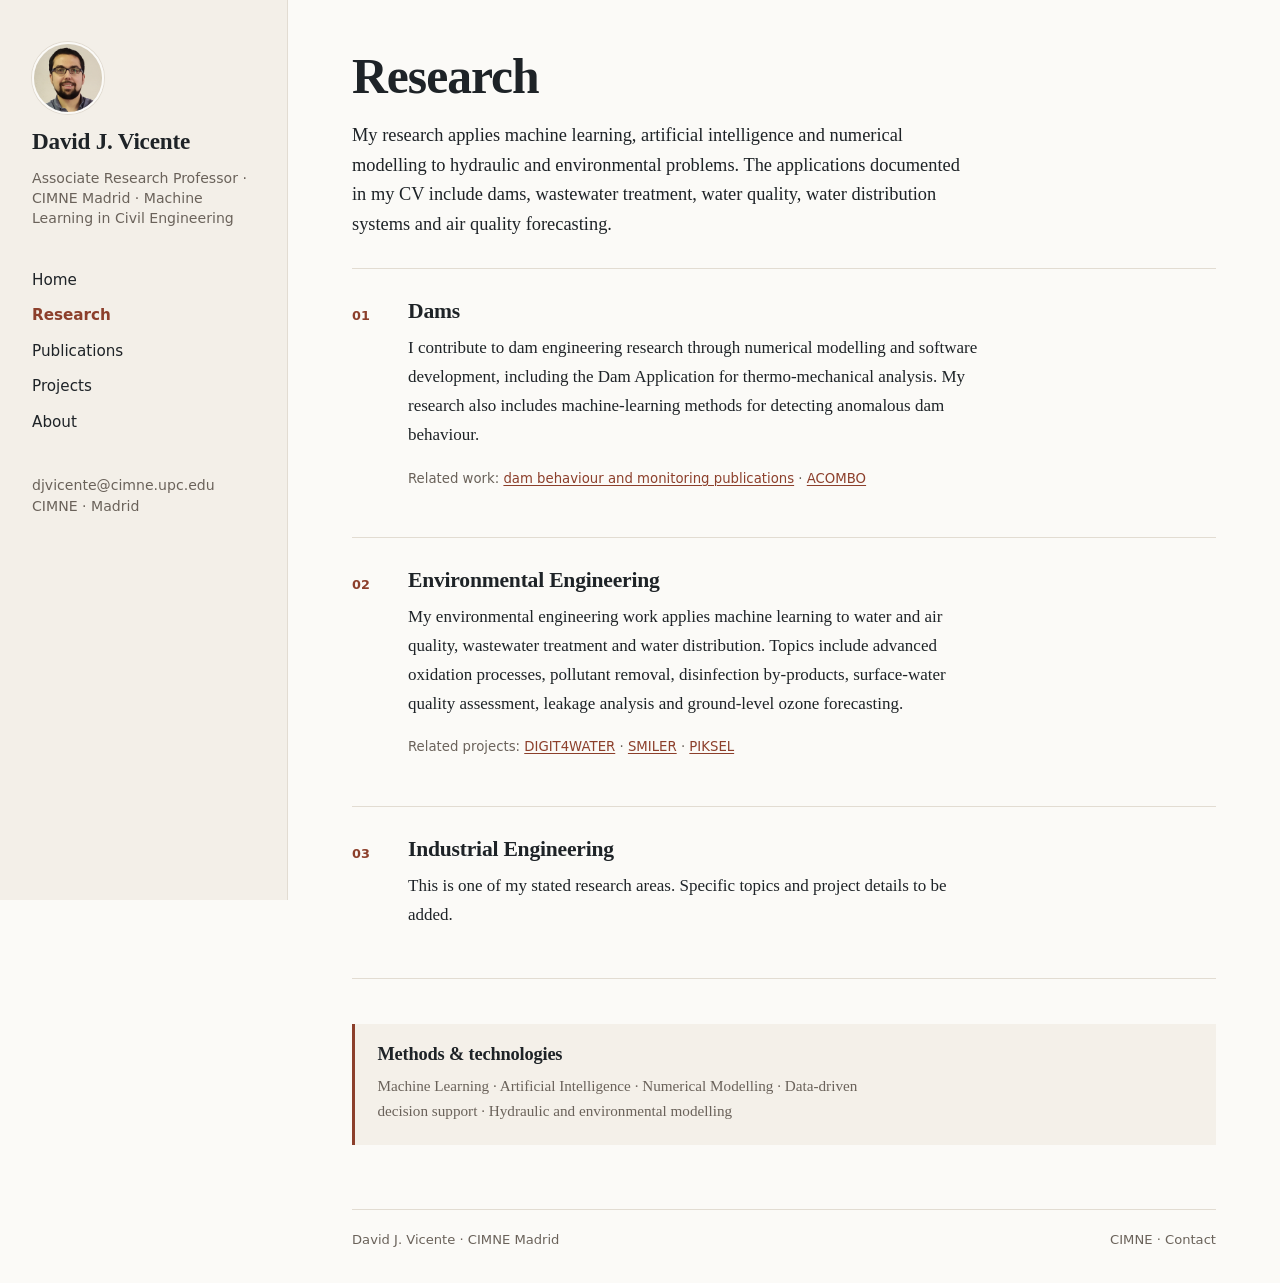
<file: research.html>
<!DOCTYPE html>
<html lang="en">
  <head>
    <meta charset="UTF-8">
    <meta name="viewport" content="width=device-width, initial-scale=1">
    <meta name="description" content="Research by David J. Vicente in dams, environmental engineering and machine learning at CIMNE Madrid.">
    <meta name="theme-color" content="#fbfaf7" media="(prefers-color-scheme: light)">
    <meta name="theme-color" content="#171a1c" media="(prefers-color-scheme: dark)">
    <title>Research | David J. Vicente</title>
    <link rel="icon" href="assets/favicon.svg" type="image/svg+xml">
    <link rel="stylesheet" href="styles.css">
  </head>
  <body>
    <a class="skip-link" href="#main-content">Skip to content</a>
    <div class="shell">
      <header class="site-header">
        <a class="identity" href="index.html" aria-label="David J. Vicente — home">
          <img class="avatar" src="assets/images/david-j-vicente.png" alt="" width="125" height="125">
          <span class="name">David J. Vicente</span>
        </a>
        <p class="role">Associate Research Professor · CIMNE Madrid · Machine Learning in Civil Engineering</p>
        <nav aria-label="Main navigation">
          <ul class="nav">
            <li><a href="index.html">Home</a></li>
            <li><a href="research.html" aria-current="page">Research</a></li>
            <li><a href="publications.html">Publications</a></li>
            <li><a href="projects.html">Projects</a></li>
            <li><a href="about.html">About</a></li>
          </ul>
        </nav>
        <p class="contact"><a href="mailto:djvicente@cimne.upc.edu">djvicente@cimne.upc.edu</a><span>CIMNE · Madrid</span></p>
      </header>

      <div class="page">
        <main id="main-content" class="content" tabindex="-1">
          <header class="page-intro">
            <h1 class="page-title">Research</h1>
            <p class="intro">My research applies machine learning, artificial intelligence and numerical modelling to hydraulic and environmental problems. The applications documented in my CV include dams, wastewater treatment, water quality, water distribution systems and air quality forecasting.</p>
          </header>

          <div class="research-list">
            <article class="research-item" id="dams">
              <span class="research-number">01</span>
              <div>
                <h2>Dams</h2>
                <p>I contribute to dam engineering research through numerical modelling and software development, including the Dam Application for thermo-mechanical analysis. My research also includes machine-learning methods for detecting anomalous dam behaviour.</p>
                <p class="research-related">Related work: <a href="publications.html">dam behaviour and monitoring publications</a> · <a href="projects.html#acombo">ACOMBO</a></p>
              </div>
            </article>
            <article class="research-item" id="environmental-engineering">
              <span class="research-number">02</span>
              <div>
                <h2>Environmental Engineering</h2>
                <p>My environmental engineering work applies machine learning to water and air quality, wastewater treatment and water distribution. Topics include advanced oxidation processes, pollutant removal, disinfection by-products, surface-water quality assessment, leakage analysis and ground-level ozone forecasting.</p>
                <p class="research-related">Related projects: <a href="projects.html#digit4water">DIGIT4WATER</a> · <a href="projects.html#smiler">SMILER</a> · <a href="projects.html#piksel">PIKSEL</a></p>
              </div>
            </article>
            <article class="research-item" id="industrial-engineering">
              <span class="research-number">03</span>
              <div>
                <h2>Industrial Engineering</h2>
                <p>This is one of my stated research areas. Specific topics and project details to be added.</p>
              </div>
            </article>
          </div>

          <div class="methods">
            <h2>Methods &amp; technologies</h2>
            <p>Machine Learning · Artificial Intelligence · Numerical Modelling · Data-driven decision support · Hydraulic and environmental modelling</p>
          </div>
        </main>

        <footer class="site-footer">
          <p>David J. Vicente · CIMNE Madrid</p>
          <p><a href="https://cimne.com/" target="_blank" rel="noopener noreferrer">CIMNE</a> · <a href="about.html#contact">Contact</a></p>
        </footer>
      </div>
    </div>
  </body>
</html>
</file>
<file: styles.css>
:root {
  color-scheme: light;
  --paper: #fbfaf7;
  --paper-soft: #f4f0e9;
  --ink: #1e2327;
  --muted: #6a625a;
  --rule: #e2dcd2;
  --accent: #8c3f2b;
  --accent-soft: #f4e9e3;
  --shadow: rgba(60, 40, 30, .14);
  --sidebar: #f3efe8;
  --font-body: Georgia, "Iowan Old Style", "Palatino Linotype", "Times New Roman", serif;
  --font-ui: ui-sans-serif, system-ui, -apple-system, "Segoe UI", Roboto, Helvetica, Arial, sans-serif;
  --anchor-offset: 24px;
}

.award {
  padding: 1.1rem 1.3rem;
  border-left: 3px solid var(--accent);
  background: var(--accent-soft);
}

.content .award h3 {
  margin: 0 0 .3rem;
  font-size: 1.05rem;
}

.award p {
  margin: 0;
  color: var(--muted);
  font-size: .95rem;
}

@media (prefers-color-scheme: dark) {
  :root {
    color-scheme: dark;
    --paper: #171a1c;
    --paper-soft: #1e2225;
    --ink: #e9e3db;
    --muted: #a69d93;
    --rule: #31373a;
    --accent: #e5a184;
    --accent-soft: #2a211d;
    --shadow: rgba(0, 0, 0, .45);
    --sidebar: #1c2023;
  }
}

*,
*::before,
*::after {
  box-sizing: border-box;
}

html {
  -webkit-text-size-adjust: 100%;
  scroll-behavior: smooth;
}

main[id],
section[id],
article[id] {
  scroll-margin-top: var(--anchor-offset);
}

body {
  margin: 0;
  background: var(--paper);
  color: var(--ink);
  font-family: var(--font-body);
  font-size: 1.0625rem;
  line-height: 1.7;
  font-optical-sizing: auto;
}

a {
  color: var(--accent);
  text-decoration-thickness: 1px;
  text-underline-offset: .18em;
}

a:hover {
  text-decoration-thickness: 2px;
}

a:focus-visible {
  outline: 2px solid var(--accent);
  outline-offset: 3px;
  border-radius: 2px;
}

.skip-link {
  position: fixed;
  top: .5rem;
  left: .5rem;
  z-index: 10;
  padding: .55rem 1rem;
  background: var(--ink);
  color: var(--paper);
  border-radius: 3px;
  font-family: var(--font-ui);
  font-size: .9rem;
  text-decoration: none;
  transform: translateY(calc(-100% - 1rem));
}

.skip-link:focus {
  transform: translateY(0);
}

.shell {
  display: grid;
  grid-template-columns: 18rem minmax(0, 1fr);
  min-height: 100vh;
}

.site-header {
  position: sticky;
  top: 0;
  align-self: start;
  height: 100vh;
  overflow-y: auto;
  padding: 2.6rem 1.75rem 2rem 2rem;
  background: var(--sidebar);
  border-right: 1px solid var(--rule);
  font-family: var(--font-ui);
}

.identity {
  display: flex;
  flex-direction: column;
  gap: .9rem;
  color: var(--ink);
  text-decoration: none;
}

.avatar {
  display: block;
  width: 72px;
  height: 72px;
  object-fit: cover;
  border: 2px solid var(--paper);
  border-radius: 50%;
  box-shadow: 0 0 0 1px var(--rule);
}

.name {
  font-family: var(--font-body);
  font-size: 1.45rem;
  font-weight: 600;
  line-height: 1.12;
  letter-spacing: -.01em;
}

.role {
  margin: .85rem 0 0;
  color: var(--muted);
  font-size: .88rem;
  line-height: 1.45;
}

.nav {
  margin: 2.2rem 0 0;
  padding: 0;
  list-style: none;
}

.nav li {
  margin: .1rem 0;
}

.nav a {
  display: block;
  padding: .25rem 0;
  color: var(--ink);
  font-size: .95rem;
  font-weight: 500;
  text-decoration: none;
}

.nav a:hover,
.nav a[aria-current="page"] {
  color: var(--accent);
}

.nav a[aria-current="page"] {
  font-weight: 600;
}

.contact {
  margin: 2.2rem 0 0;
  color: var(--muted);
  font-size: .88rem;
  line-height: 1.5;
}

.contact a {
  display: block;
  color: var(--muted);
  text-decoration: none;
  overflow-wrap: anywhere;
}

.contact a:hover {
  color: var(--accent);
}

.contact span {
  display: block;
}

.page {
  display: flex;
  width: 100%;
  max-width: 62rem;
  min-height: 100vh;
  flex-direction: column;
  padding: 3.2rem clamp(1.25rem, 5vw, 4.5rem) 2rem;
}

.content {
  flex: 1;
}

h1,
h2,
h3 {
  margin: 0;
  font-weight: 600;
  line-height: 1.18;
  letter-spacing: -.01em;
}

.content h2 {
  margin: 2.8rem 0 1rem;
  padding-top: 1.1rem;
  border-top: 1px solid var(--rule);
  font-size: 1.55rem;
}

.content h3 {
  margin: 1.8rem 0 .6rem;
  font-size: 1.2rem;
}

.content p {
  max-width: 68ch;
  margin: 0 0 1.1rem;
}

.page-title {
  margin-bottom: 1.1rem;
  font-size: clamp(2.3rem, 4.5vw, 3.1rem);
  line-height: 1.06;
  letter-spacing: -.02em;
}

.intro {
  max-width: 62ch;
  font-size: 1.15rem;
  line-height: 1.6;
}

.lede {
  font-size: 1.28rem;
  line-height: 1.6;
}

.muted {
  color: var(--muted);
}

.hero {
  display: grid;
  grid-template-columns: minmax(0, 1fr) auto;
  gap: 2.5rem;
  align-items: start;
}

.hero-name {
  margin: 0 0 1.4rem;
  font-size: clamp(2.6rem, 5.5vw, 4rem);
  line-height: 1.02;
  letter-spacing: -.02em;
}

.home-photo {
  width: 15rem;
  margin: .4rem 0 0;
}

.home-photo img {
  display: block;
  width: 100%;
  height: auto;
  border: 1px solid var(--rule);
  border-radius: 4px;
  box-shadow: 0 14px 34px var(--shadow);
}

.profiles {
  display: flex;
  flex-wrap: wrap;
  gap: .55rem;
  margin: 1.6rem 0 1rem;
  padding: 0;
  list-style: none;
}

.profiles li {
  margin: 0;
}

.profiles a {
  display: inline-block;
  padding: .3rem .85rem;
  border: 1px solid var(--accent);
  border-radius: 999px;
  color: var(--accent);
  font-family: var(--font-ui);
  font-size: .9rem;
  text-decoration: none;
}

.email {
  margin: 0;
  font-family: var(--font-ui);
  font-size: .95rem;
}

.email a {
  color: var(--muted);
  text-decoration: none;
}

.email a:hover {
  color: var(--accent);
}

.content ul,
.content ol {
  margin: 0 0 1.5rem;
  padding-left: 1.5rem;
}

.content li {
  margin-bottom: .55rem;
}

.content li::marker {
  color: var(--muted);
}

.plain-list {
  margin: 0;
  padding: 0;
  list-style: none;
}

.plain-list li {
  margin: 0 0 1.2rem;
}

.section-head {
  display: flex;
  align-items: baseline;
  justify-content: space-between;
  gap: 1rem;
  flex-wrap: wrap;
  margin: 2.8rem 0 1.1rem;
  padding-top: 1.1rem;
  border-top: 1px solid var(--rule);
}

.section-head h2,
.content .section-head h2 {
  margin: 0;
  padding: 0;
  border: 0;
}

.section-head a {
  color: var(--accent);
  font-family: var(--font-ui);
  font-size: .85rem;
  text-decoration: none;
  white-space: nowrap;
}

.section-head a:hover {
  text-decoration: underline;
}

.link-list {
  margin: 0;
  padding: 0;
  list-style: none;
}

.link-list li {
  display: grid;
  grid-template-columns: 6.5rem minmax(0, 1fr);
  gap: 1rem;
  margin: 0;
  padding: .7rem 0;
  border-bottom: 1px solid var(--rule);
}

.link-list .when {
  padding-top: .15rem;
  color: var(--muted);
  font-family: var(--font-ui);
  font-size: .82rem;
}

.link-list a {
  color: var(--ink);
  font-weight: 600;
  text-decoration: none;
}

.link-list a:hover {
  color: var(--accent);
  text-decoration: underline;
}

.research-list {
  margin-top: 1.8rem;
}

.research-item {
  display: grid;
  grid-template-columns: 2.5rem minmax(0, 1fr);
  gap: 1rem;
  padding: 1.9rem 0;
  border-top: 1px solid var(--rule);
}

.research-item:last-child {
  border-bottom: 1px solid var(--rule);
}

.research-number {
  padding-top: .35rem;
  color: var(--accent);
  font-family: var(--font-ui);
  font-size: .8rem;
  font-weight: 600;
}

.content .research-item h2 {
  margin: 0 0 .6rem;
  padding: 0;
  border: 0;
  font-size: 1.35rem;
}

.research-related {
  color: var(--muted);
  font-family: var(--font-ui);
  font-size: .83rem;
  line-height: 1.6;
}

.methods {
  margin-top: 2.8rem;
  padding: 1.3rem 1.4rem;
  border-left: 3px solid var(--accent);
  background: var(--paper-soft);
}

.content .methods h2 {
  margin: 0 0 .4rem;
  padding: 0;
  border: 0;
  font-size: 1.15rem;
}

.methods p {
  margin: 0;
  color: var(--muted);
  font-size: .95rem;
}

.group {
  margin-top: 2.6rem;
}

.entry {
  padding: 1.4rem 0 1.5rem;
  border-bottom: 1px solid var(--rule);
}

.entry-meta,
.page-note {
  color: var(--muted);
  font-family: var(--font-ui);
  font-size: .82rem;
}

.entry-foot {
  margin: .8rem 0 0;
  color: var(--muted);
  font-family: var(--font-ui);
  font-size: .82rem;
  line-height: 1.55;
}

.acronym {
  color: var(--accent);
  font-family: var(--font-ui);
  font-weight: 600;
  letter-spacing: .01em;
}

.entry-meta {
  margin: 0 0 .5rem;
}

.content .entry h3 {
  margin: 0 0 .5rem;
  font-size: 1.25rem;
}

.page-note {
  margin-top: 2.4rem;
}

.pub-section {
  margin-top: 2.8rem;
}

.content .pub-section > h2 {
  margin: 0 0 1.2rem;
  font-size: 1.5rem;
}

.publications-list {
  margin: 0;
  padding-left: 1.4rem;
  overflow-wrap: anywhere;
}

.content .publications-list li {
  margin-bottom: 1.6rem;
}

.content .publications-list h3 {
  margin: 0 0 .3rem;
  font-size: 1.1rem;
  line-height: 1.4;
}

.publications-list h3 a {
  color: var(--ink);
  text-decoration-color: var(--rule);
}

.publications-list h3 a:hover {
  color: var(--accent);
}

.publications-list p {
  margin: .15rem 0;
  color: var(--muted);
  font-size: .95rem;
  line-height: 1.55;
}

.publication-profiles {
  margin-top: 2.8rem;
  padding-top: 1.1rem;
  border-top: 1px solid var(--rule);
}

.publication-profiles > p {
  color: var(--muted);
}

.profile-links {
  display: flex;
  flex-wrap: wrap;
  gap: .45rem;
  margin: .8rem 0 0;
  padding: 0;
  list-style: none;
}

.content .profile-links li {
  margin: 0;
}

.profile-links a {
  display: inline-block;
  padding: .25rem .7rem;
  border: 1px solid var(--rule);
  border-radius: 999px;
  color: var(--ink);
  font-family: var(--font-ui);
  font-size: .82rem;
  text-decoration: none;
}

.profile-links a:hover {
  border-color: var(--accent);
  color: var(--accent);
}

.about-layout {
  display: grid;
  grid-template-columns: minmax(0, 1.7fr) minmax(13rem, 16rem);
  gap: 3rem;
  align-items: start;
  margin-top: 2.4rem;
}

.content .about-layout h2,
.content .contact-section h2 {
  margin-top: 2.6rem;
  font-size: 1.5rem;
}

.content .about-main section:first-child h2 {
  margin-top: 0;
}

.about-photo {
  display: block;
  width: 100%;
  margin-bottom: 1.8rem;
  border: 1px solid var(--rule);
  border-radius: 4px;
}

.side-title {
  margin: 1.8rem 0 .5rem;
  color: var(--muted);
  font-family: var(--font-ui);
  font-size: .78rem;
  font-weight: 600;
  letter-spacing: .09em;
  text-transform: uppercase;
}

.content .about-side h2.side-title {
  margin: 1.8rem 0 .5rem;
  padding: 0;
  border: 0;
}

.about-side p {
  margin: 0 0 .4rem;
  color: var(--muted);
  font-size: .92rem;
  line-height: 1.55;
}

.timeline {
  margin: 0;
  padding: 0 0 0 1.5rem;
  border-left: 2px solid var(--rule);
  list-style: none;
}

.timeline li {
  position: relative;
  margin: 0;
  padding: 0 0 1.6rem;
}

.timeline li:last-child {
  padding-bottom: 0;
}

.timeline li::before {
  position: absolute;
  top: .55rem;
  left: calc(-1.5rem - 6px);
  width: 10px;
  height: 10px;
  border-radius: 50%;
  background: var(--accent);
  content: "";
}

.timeline .when {
  color: var(--accent);
  font-family: var(--font-ui);
  font-size: .82rem;
  font-weight: 600;
}

.content .timeline h3 {
  margin: .15rem 0;
  font-size: 1.1rem;
}

.timeline p {
  margin: 0;
  color: var(--muted);
  font-size: .95rem;
}

.contact-section {
  margin-top: 2rem;
}

.contact-section p {
  color: var(--muted);
}

.site-footer {
  display: flex;
  flex-wrap: wrap;
  justify-content: space-between;
  gap: .4rem 1rem;
  margin-top: 4rem;
  padding-top: 1.2rem;
  border-top: 1px solid var(--rule);
  color: var(--muted);
  font-family: var(--font-ui);
  font-size: .82rem;
}

.site-footer p {
  max-width: none;
  margin: 0;
}

.site-footer a {
  color: var(--muted);
  text-decoration: none;
}

.site-footer a:hover {
  color: var(--accent);
  text-decoration: underline;
}

@media (max-width: 900px) {
  .about-layout {
    grid-template-columns: 1fr;
    gap: 2.5rem;
  }

  .about-photo {
    max-width: 16rem;
  }
}

@media (max-width: 860px) {
  :root {
    --anchor-offset: 180px;
  }

  .shell {
    grid-template-columns: 1fr;
  }

  .site-header {
    position: static;
    height: auto;
    overflow: visible;
    padding: 1.4rem 1.25rem 1rem;
    border-right: 0;
    border-bottom: 1px solid var(--rule);
  }

  .identity {
    flex-direction: row;
    align-items: center;
  }

  .avatar {
    width: 52px;
    height: 52px;
  }

  .name {
    font-size: 1.25rem;
  }

  .role {
    margin-top: .6rem;
  }

  .nav {
    display: flex;
    flex-wrap: wrap;
    gap: 0 .8rem;
    margin-top: 1.1rem;
  }

  .nav a {
    padding: .15rem 0;
    font-size: .9rem;
  }

  .contact {
    margin-top: 1rem;
  }

  .page {
    padding-top: 2.2rem;
  }

  .hero {
    grid-template-columns: 1fr;
    gap: 1.5rem;
  }

  .home-photo {
    width: auto;
    max-width: 16rem;
  }
}

@media (max-width: 640px) {
  :root {
    --anchor-offset: 220px;
  }

  .research-item {
    grid-template-columns: 1fr;
    gap: .3rem;
  }

  .research-number {
    padding-top: 0;
  }

  .link-list li {
    grid-template-columns: 1fr;
    gap: .1rem;
  }
}

@media (prefers-reduced-motion: reduce) {
  html {
    scroll-behavior: auto;
  }
}
</file>
